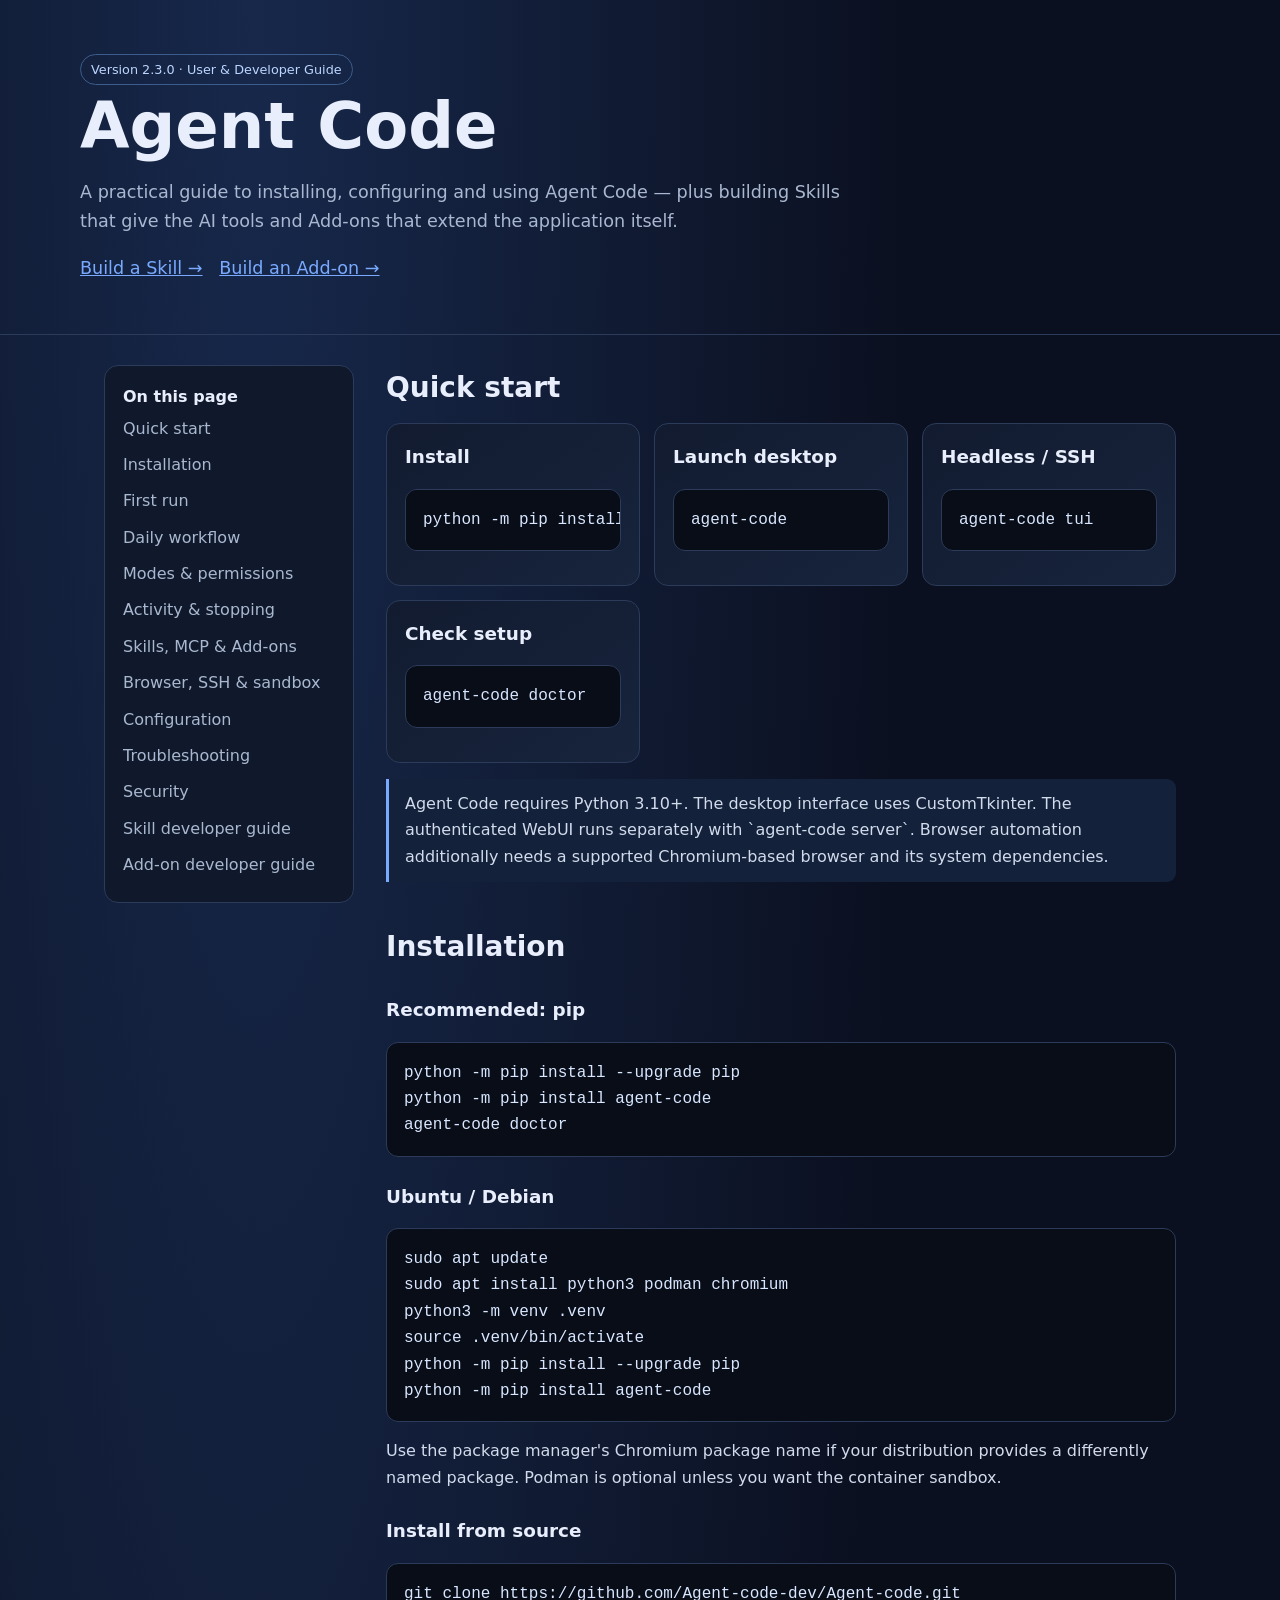
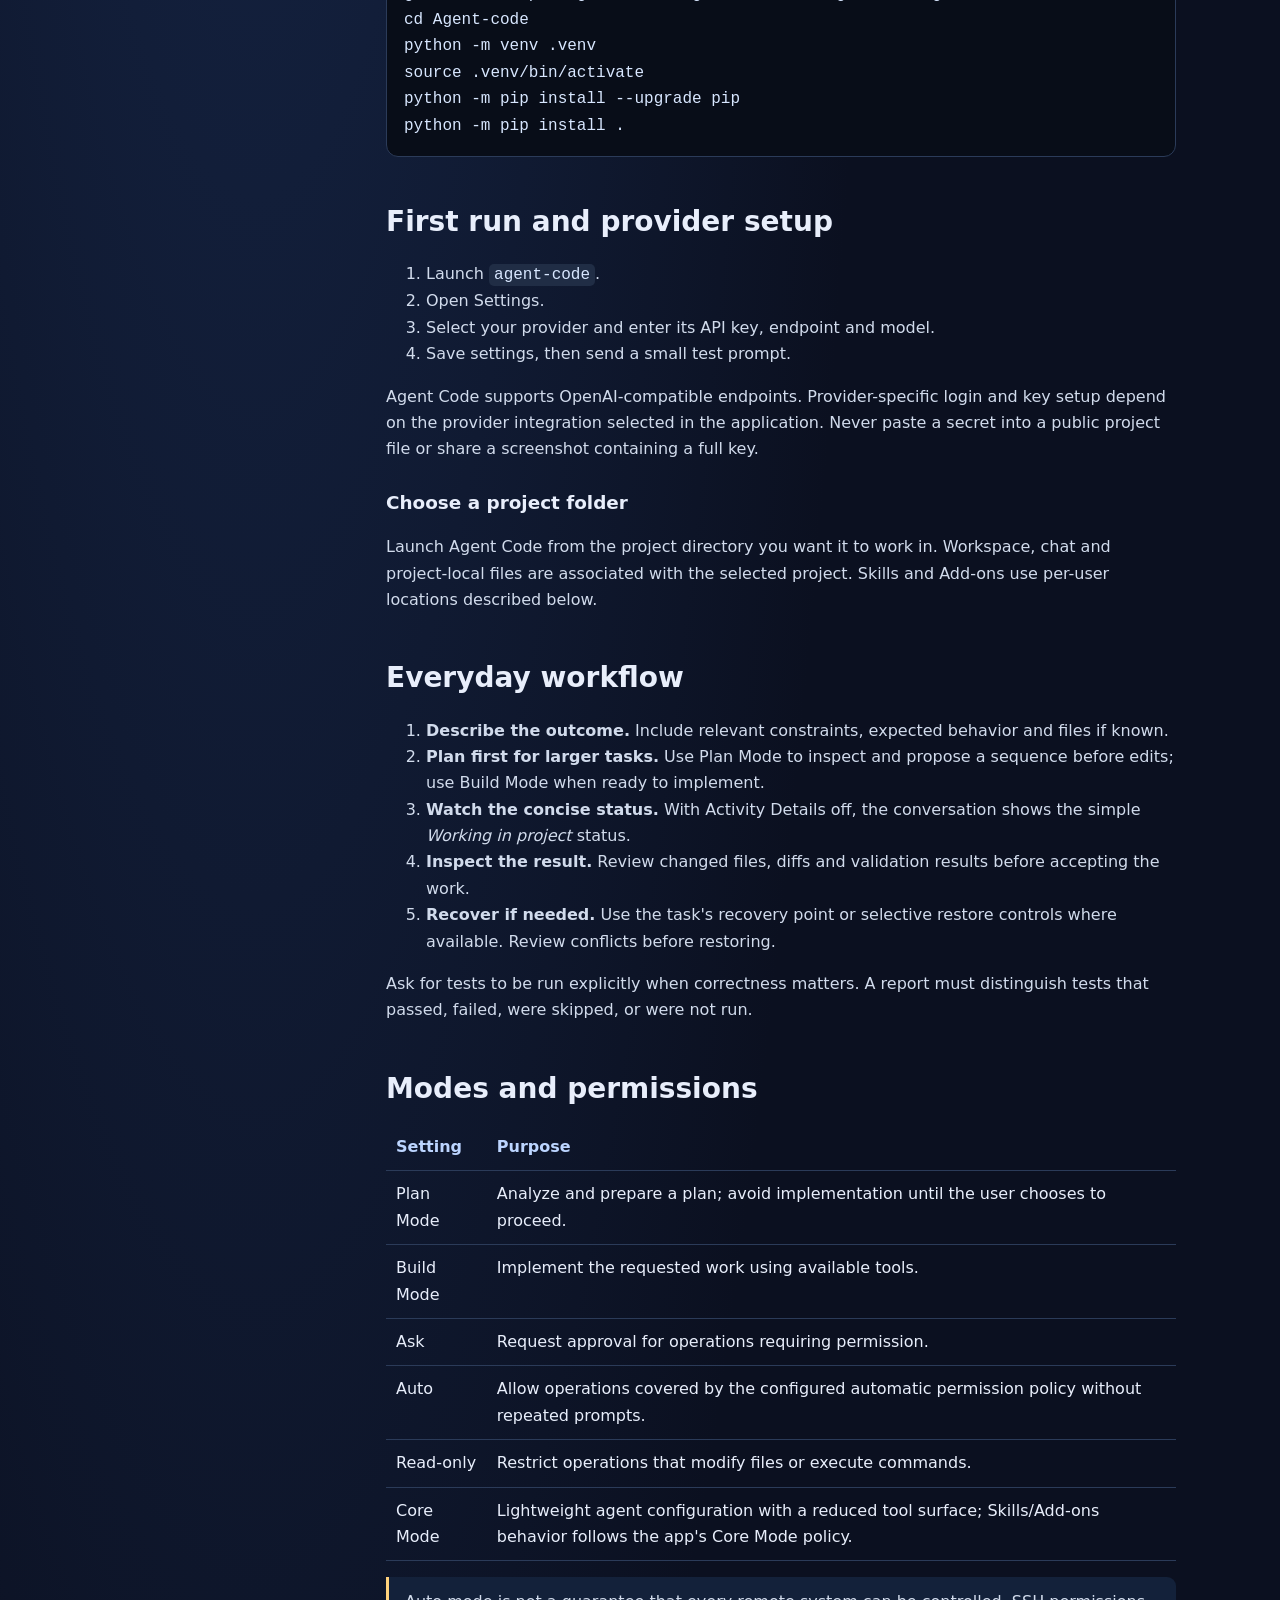
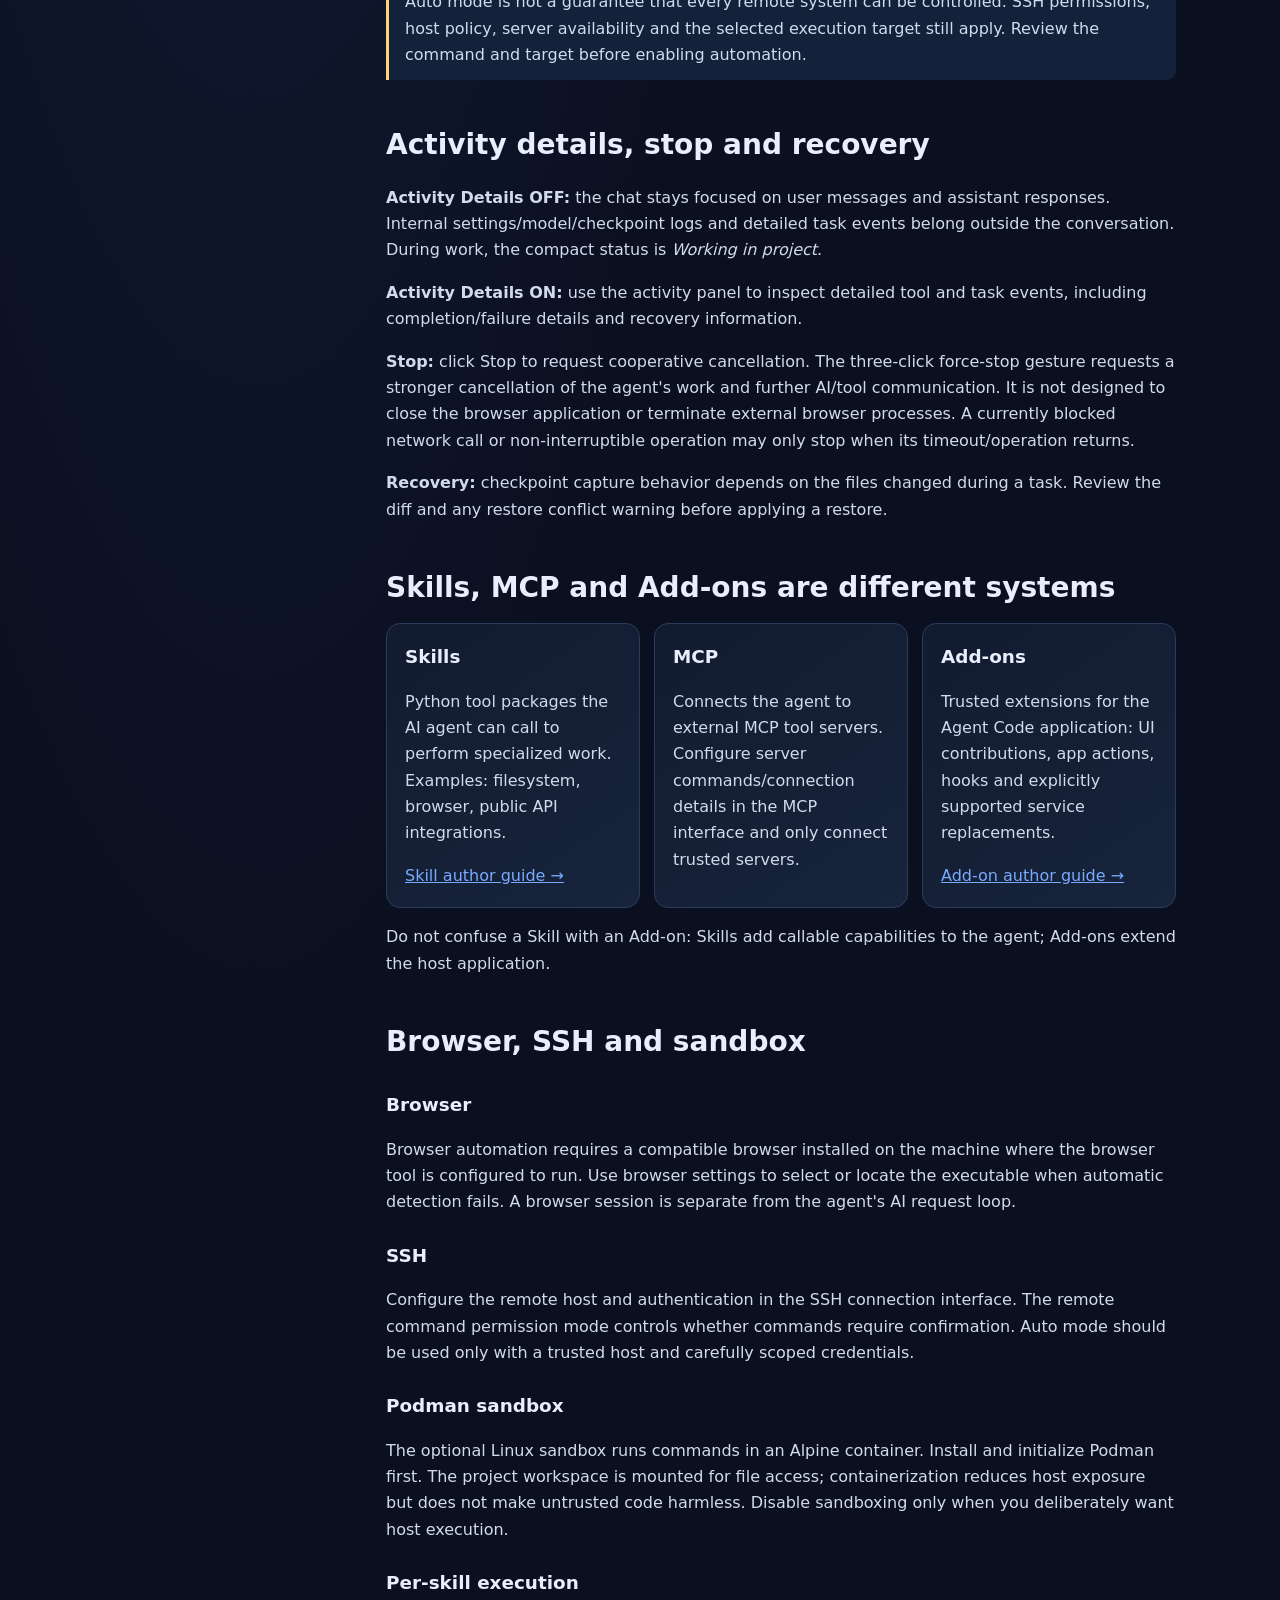
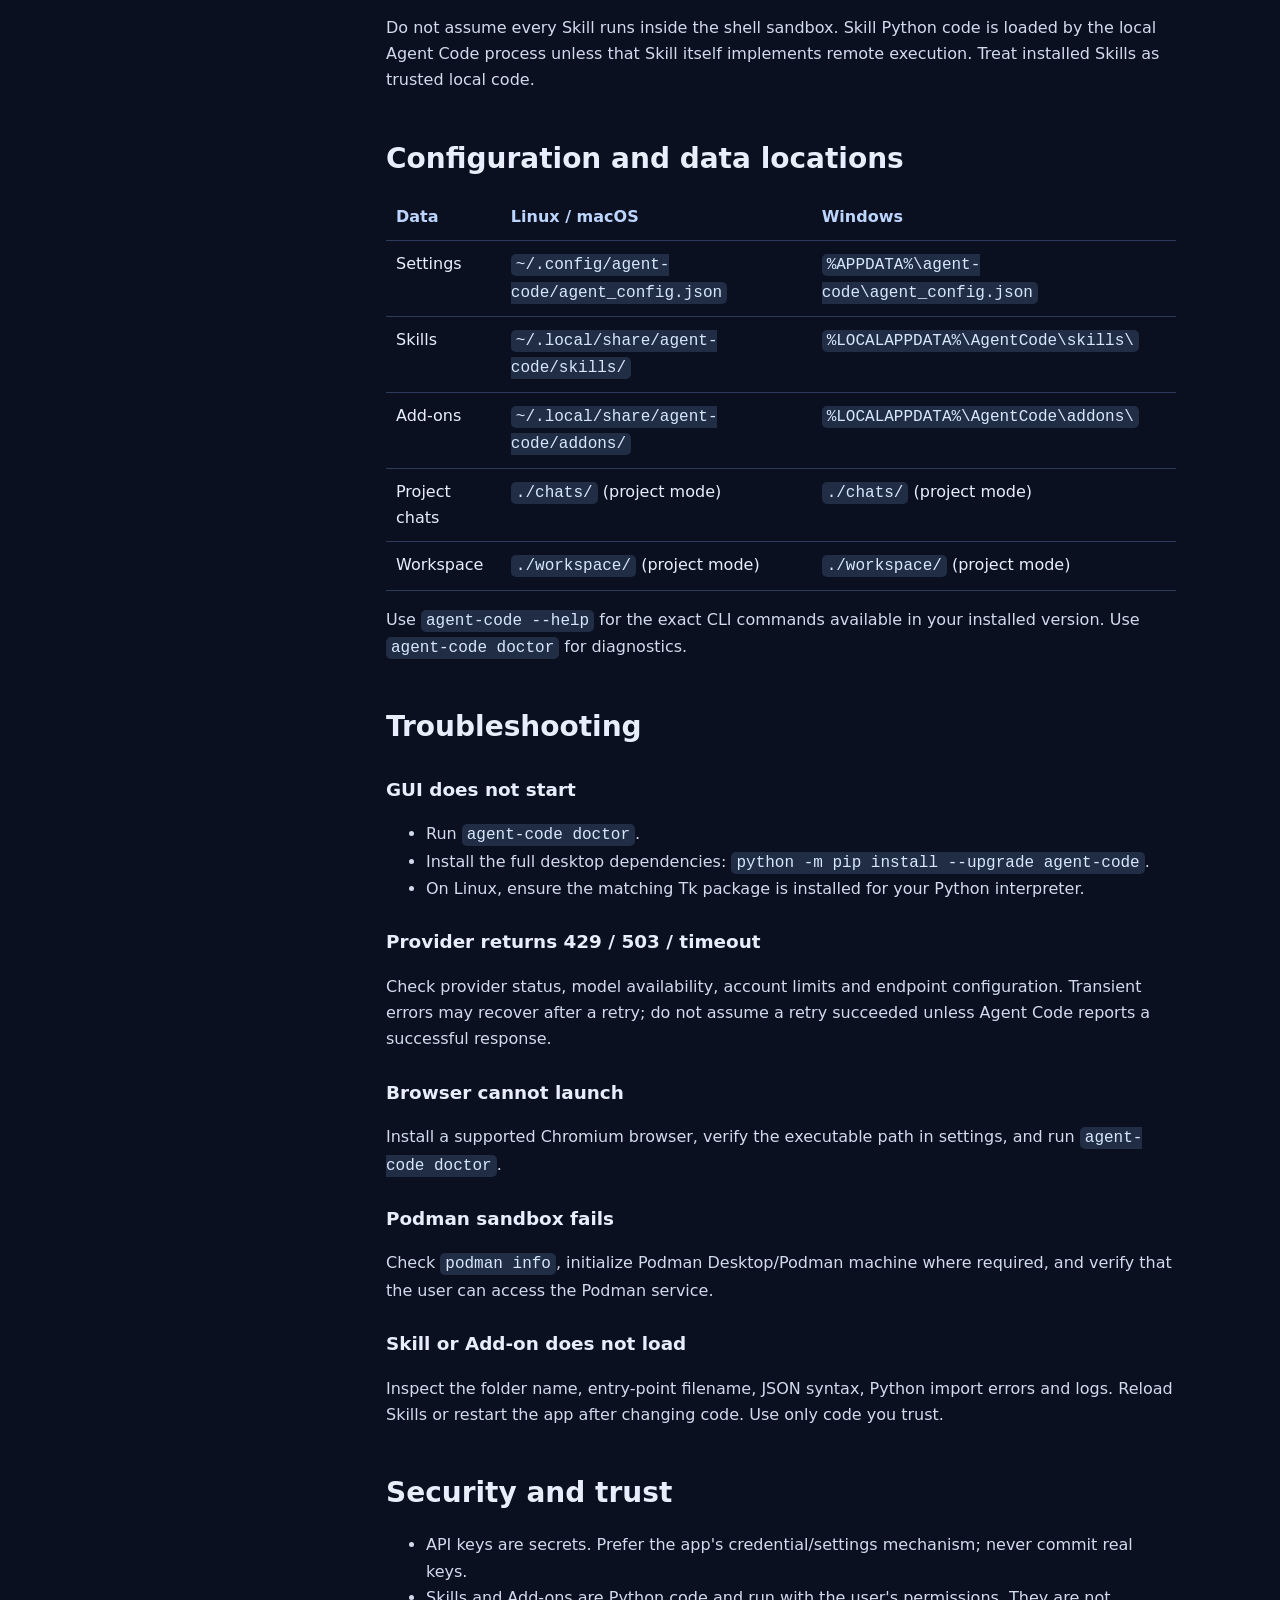
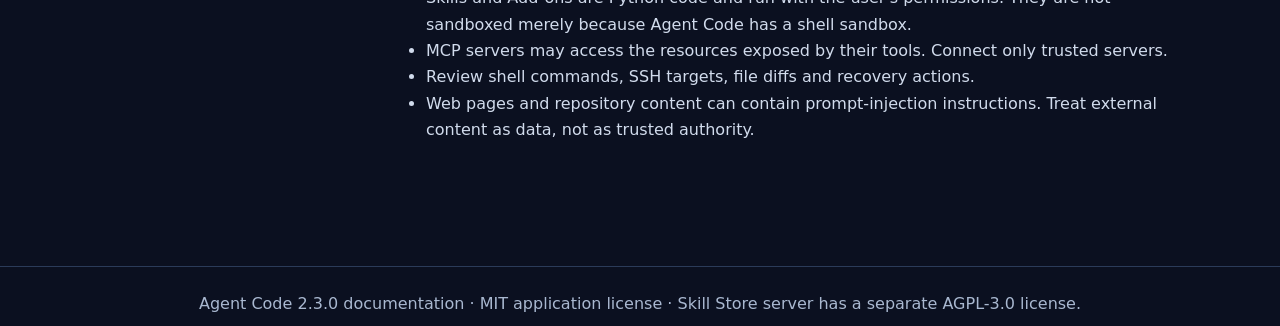
<file: docs/index.html>
<!doctype html>
<html lang="en"><head><meta charset="utf-8"><meta name="viewport" content="width=device-width,initial-scale=1"><meta name="description" content="Agent Code 2.0 documentation: installation, everyday use, Skills, Add-ons, MCP, permissions, and release workflow"><title>Agent Code 2.0 — Documentation</title><style>
:root{color-scheme:dark;--bg:#0b1020;--panel:#121b30;--panel2:#17243c;--text:#e8eefb;--muted:#a9b8d0;--accent:#79aaff;--line:#2b3b59;--good:#75d6ad;--warn:#ffd27c}*{box-sizing:border-box}body{margin:0;background:radial-gradient(ellipse at 20% 0,#17284b 0,transparent 45%),var(--bg);color:var(--text);font:16px/1.65 system-ui,-apple-system,Segoe UI,sans-serif}a{color:var(--accent)}header{padding:54px max(24px,calc((100% - 1120px)/2)) 34px;border-bottom:1px solid var(--line)}header h1{font-size:clamp(2.2rem,6vw,4rem);line-height:1.05;margin:8px 0}header p{max-width:760px;color:var(--muted);font-size:1.1rem}.badge{display:inline-block;padding:4px 10px;border:1px solid #3b5c8c;border-radius:999px;color:#bcd5ff;font-size:.8rem}main{max-width:1120px;margin:auto;padding:30px 24px 80px;display:grid;grid-template-columns:250px minmax(0,1fr);gap:32px}nav{position:sticky;top:18px;align-self:start;background:#10192b;border:1px solid var(--line);border-radius:14px;padding:18px}nav a{display:block;text-decoration:none;padding:5px 0;color:var(--muted)}nav a:hover{color:white}article{min-width:0}section{scroll-margin-top:20px;margin:0 0 42px}h2{font-size:1.75rem;margin:0 0 12px}h3{font-size:1.15rem;margin:25px 0 8px}p,li{color:#d1dbec}code{font-family:ui-monospace,SFMono-Regular,Consolas,monospace;background:#202d45;padding:2px 5px;border-radius:5px;color:#d8e7ff}pre{overflow:auto;background:#080d18;border:1px solid var(--line);padding:17px;border-radius:12px;color:#d9e7ff}pre code{background:none;padding:0}.grid{display:grid;grid-template-columns:repeat(auto-fit,minmax(220px,1fr));gap:14px}.card{background:linear-gradient(145deg,var(--panel),var(--panel2));border:1px solid var(--line);border-radius:14px;padding:18px}.card h3{margin:0 0 7px}.note{border-left:3px solid var(--accent);background:#13213a;padding:12px 16px;border-radius:0 9px 9px 0}.warning{border-left-color:var(--warn)}.ok{color:var(--good)}table{width:100%;border-collapse:collapse;display:block;overflow:auto}td,th{text-align:left;padding:10px;border-bottom:1px solid var(--line);vertical-align:top}th{color:#bcd5ff}footer{border-top:1px solid var(--line);padding:24px;text-align:center;color:var(--muted)}@media(max-width:800px){main{display:block}nav{position:static;margin-bottom:25px}header{padding:38px 24px}}
</style></head><body><header><span class="badge">Version 2.3.0 · User & Developer Guide</span><h1>Agent Code</h1><p>A practical guide to installing, configuring and using Agent Code — plus building Skills that give the AI tools and Add-ons that extend the application itself.</p><p><a href="skills.html">Build a Skill →</a> &nbsp; <a href="addons.html">Build an Add-on →</a></p></header><main><nav><strong>On this page</strong><a href="#start">Quick start</a><a href="#install">Installation</a><a href="#first-run">First run</a><a href="#workflow">Daily workflow</a><a href="#modes">Modes & permissions</a><a href="#activity">Activity & stopping</a><a href="#skills">Skills, MCP & Add-ons</a><a href="#browser">Browser, SSH & sandbox</a><a href="#settings">Configuration</a><a href="#troubleshooting">Troubleshooting</a><a href="#privacy">Security</a><a href="skills.html">Skill developer guide</a><a href="addons.html">Add-on developer guide</a></nav><article>
<section id="start"><h2>Quick start</h2><div class="grid"><div class="card"><h3>Install</h3><pre><code>python -m pip install agent-code</code></pre></div><div class="card"><h3>Launch desktop</h3><pre><code>agent-code</code></pre></div><div class="card"><h3>Headless / SSH</h3><pre><code>agent-code tui</code></pre></div><div class="card"><h3>Check setup</h3><pre><code>agent-code doctor</code></pre></div></div><p class="note">Agent Code requires Python 3.10+. The desktop interface uses CustomTkinter. The authenticated WebUI runs separately with `agent-code server`. Browser automation additionally needs a supported Chromium-based browser and its system dependencies.</p></section>
<section id="install"><h2>Installation</h2><h3>Recommended: pip</h3><pre><code>python -m pip install --upgrade pip
python -m pip install agent-code
agent-code doctor</code></pre><h3>Ubuntu / Debian</h3><pre><code>sudo apt update
sudo apt install python3 podman chromium
python3 -m venv .venv
source .venv/bin/activate
python -m pip install --upgrade pip
python -m pip install agent-code</code></pre><p>Use the package manager's Chromium package name if your distribution provides a differently named package. Podman is optional unless you want the container sandbox.</p><h3>Install from source</h3><pre><code>git clone https://github.com/Agent-code-dev/Agent-code.git
cd Agent-code
python -m venv .venv
source .venv/bin/activate
python -m pip install --upgrade pip
python -m pip install .</code></pre></section>
<section id="first-run"><h2>First run and provider setup</h2><ol><li>Launch <code>agent-code</code>.</li><li>Open Settings.</li><li>Select your provider and enter its API key, endpoint and model.</li><li>Save settings, then send a small test prompt.</li></ol><p>Agent Code supports OpenAI-compatible endpoints. Provider-specific login and key setup depend on the provider integration selected in the application. Never paste a secret into a public project file or share a screenshot containing a full key.</p><h3>Choose a project folder</h3><p>Launch Agent Code from the project directory you want it to work in. Workspace, chat and project-local files are associated with the selected project. Skills and Add-ons use per-user locations described below.</p></section>
<section id="workflow"><h2>Everyday workflow</h2><ol><li><strong>Describe the outcome.</strong> Include relevant constraints, expected behavior and files if known.</li><li><strong>Plan first for larger tasks.</strong> Use Plan Mode to inspect and propose a sequence before edits; use Build Mode when ready to implement.</li><li><strong>Watch the concise status.</strong> With Activity Details off, the conversation shows the simple <em>Working in project</em> status.</li><li><strong>Inspect the result.</strong> Review changed files, diffs and validation results before accepting the work.</li><li><strong>Recover if needed.</strong> Use the task's recovery point or selective restore controls where available. Review conflicts before restoring.</li></ol><p>Ask for tests to be run explicitly when correctness matters. A report must distinguish tests that passed, failed, were skipped, or were not run.</p></section>
<section id="modes"><h2>Modes and permissions</h2><table><tr><th>Setting</th><th>Purpose</th></tr><tr><td>Plan Mode</td><td>Analyze and prepare a plan; avoid implementation until the user chooses to proceed.</td></tr><tr><td>Build Mode</td><td>Implement the requested work using available tools.</td></tr><tr><td>Ask</td><td>Request approval for operations requiring permission.</td></tr><tr><td>Auto</td><td>Allow operations covered by the configured automatic permission policy without repeated prompts.</td></tr><tr><td>Read-only</td><td>Restrict operations that modify files or execute commands.</td></tr><tr><td>Core Mode</td><td>Lightweight agent configuration with a reduced tool surface; Skills/Add-ons behavior follows the app's Core Mode policy.</td></tr></table><p class="note warning">Auto mode is not a guarantee that every remote system can be controlled. SSH permissions, host policy, server availability and the selected execution target still apply. Review the command and target before enabling automation.</p></section>
<section id="activity"><h2>Activity details, stop and recovery</h2><p><strong>Activity Details OFF:</strong> the chat stays focused on user messages and assistant responses. Internal settings/model/checkpoint logs and detailed task events belong outside the conversation. During work, the compact status is <em>Working in project</em>.</p><p><strong>Activity Details ON:</strong> use the activity panel to inspect detailed tool and task events, including completion/failure details and recovery information.</p><p><strong>Stop:</strong> click Stop to request cooperative cancellation. The three-click force-stop gesture requests a stronger cancellation of the agent's work and further AI/tool communication. It is not designed to close the browser application or terminate external browser processes. A currently blocked network call or non-interruptible operation may only stop when its timeout/operation returns.</p><p><strong>Recovery:</strong> checkpoint capture behavior depends on the files changed during a task. Review the diff and any restore conflict warning before applying a restore.</p></section>
<section id="skills"><h2>Skills, MCP and Add-ons are different systems</h2><div class="grid"><div class="card"><h3>Skills</h3><p>Python tool packages the AI agent can call to perform specialized work. Examples: filesystem, browser, public API integrations.</p><a href="skills.html">Skill author guide →</a></div><div class="card"><h3>MCP</h3><p>Connects the agent to external MCP tool servers. Configure server commands/connection details in the MCP interface and only connect trusted servers.</p></div><div class="card"><h3>Add-ons</h3><p>Trusted extensions for the Agent Code application: UI contributions, app actions, hooks and explicitly supported service replacements.</p><a href="addons.html">Add-on author guide →</a></div></div><p>Do not confuse a Skill with an Add-on: Skills add callable capabilities to the agent; Add-ons extend the host application.</p></section>
<section id="browser"><h2>Browser, SSH and sandbox</h2><h3>Browser</h3><p>Browser automation requires a compatible browser installed on the machine where the browser tool is configured to run. Use browser settings to select or locate the executable when automatic detection fails. A browser session is separate from the agent's AI request loop.</p><h3>SSH</h3><p>Configure the remote host and authentication in the SSH connection interface. The remote command permission mode controls whether commands require confirmation. Auto mode should be used only with a trusted host and carefully scoped credentials.</p><h3>Podman sandbox</h3><p>The optional Linux sandbox runs commands in an Alpine container. Install and initialize Podman first. The project workspace is mounted for file access; containerization reduces host exposure but does not make untrusted code harmless. Disable sandboxing only when you deliberately want host execution.</p><h3>Per-skill execution</h3><p>Do not assume every Skill runs inside the shell sandbox. Skill Python code is loaded by the local Agent Code process unless that Skill itself implements remote execution. Treat installed Skills as trusted local code.</p></section>
<section id="settings"><h2>Configuration and data locations</h2><table><tr><th>Data</th><th>Linux / macOS</th><th>Windows</th></tr><tr><td>Settings</td><td><code>~/.config/agent-code/agent_config.json</code></td><td><code>%APPDATA%\agent-code\agent_config.json</code></td></tr><tr><td>Skills</td><td><code>~/.local/share/agent-code/skills/</code></td><td><code>%LOCALAPPDATA%\AgentCode\skills\</code></td></tr><tr><td>Add-ons</td><td><code>~/.local/share/agent-code/addons/</code></td><td><code>%LOCALAPPDATA%\AgentCode\addons\</code></td></tr><tr><td>Project chats</td><td><code>./chats/</code> (project mode)</td><td><code>./chats/</code> (project mode)</td></tr><tr><td>Workspace</td><td><code>./workspace/</code> (project mode)</td><td><code>./workspace/</code> (project mode)</td></tr></table><p>Use <code>agent-code --help</code> for the exact CLI commands available in your installed version. Use <code>agent-code doctor</code> for diagnostics.</p></section>
<section id="troubleshooting"><h2>Troubleshooting</h2><h3>GUI does not start</h3><ul><li>Run <code>agent-code doctor</code>.</li><li>Install the full desktop dependencies: <code>python -m pip install --upgrade agent-code</code>.</li><li>On Linux, ensure the matching Tk package is installed for your Python interpreter.</li></ul><h3>Provider returns 429 / 503 / timeout</h3><p>Check provider status, model availability, account limits and endpoint configuration. Transient errors may recover after a retry; do not assume a retry succeeded unless Agent Code reports a successful response.</p><h3>Browser cannot launch</h3><p>Install a supported Chromium browser, verify the executable path in settings, and run <code>agent-code doctor</code>.</p><h3>Podman sandbox fails</h3><p>Check <code>podman info</code>, initialize Podman Desktop/Podman machine where required, and verify that the user can access the Podman service.</p><h3>Skill or Add-on does not load</h3><p>Inspect the folder name, entry-point filename, JSON syntax, Python import errors and logs. Reload Skills or restart the app after changing code. Use only code you trust.</p></section>
<section id="privacy"><h2>Security and trust</h2><ul><li>API keys are secrets. Prefer the app's credential/settings mechanism; never commit real keys.</li><li>Skills and Add-ons are Python code and run with the user's permissions. They are not sandboxed merely because Agent Code has a shell sandbox.</li><li>MCP servers may access the resources exposed by their tools. Connect only trusted servers.</li><li>Review shell commands, SSH targets, file diffs and recovery actions.</li><li>Web pages and repository content can contain prompt-injection instructions. Treat external content as data, not as trusted authority.</li></ul></section>
</article></main><footer>Agent Code 2.3.0 documentation · MIT application license · Skill Store server has a separate AGPL-3.0 license.</footer></body></html>
</file>
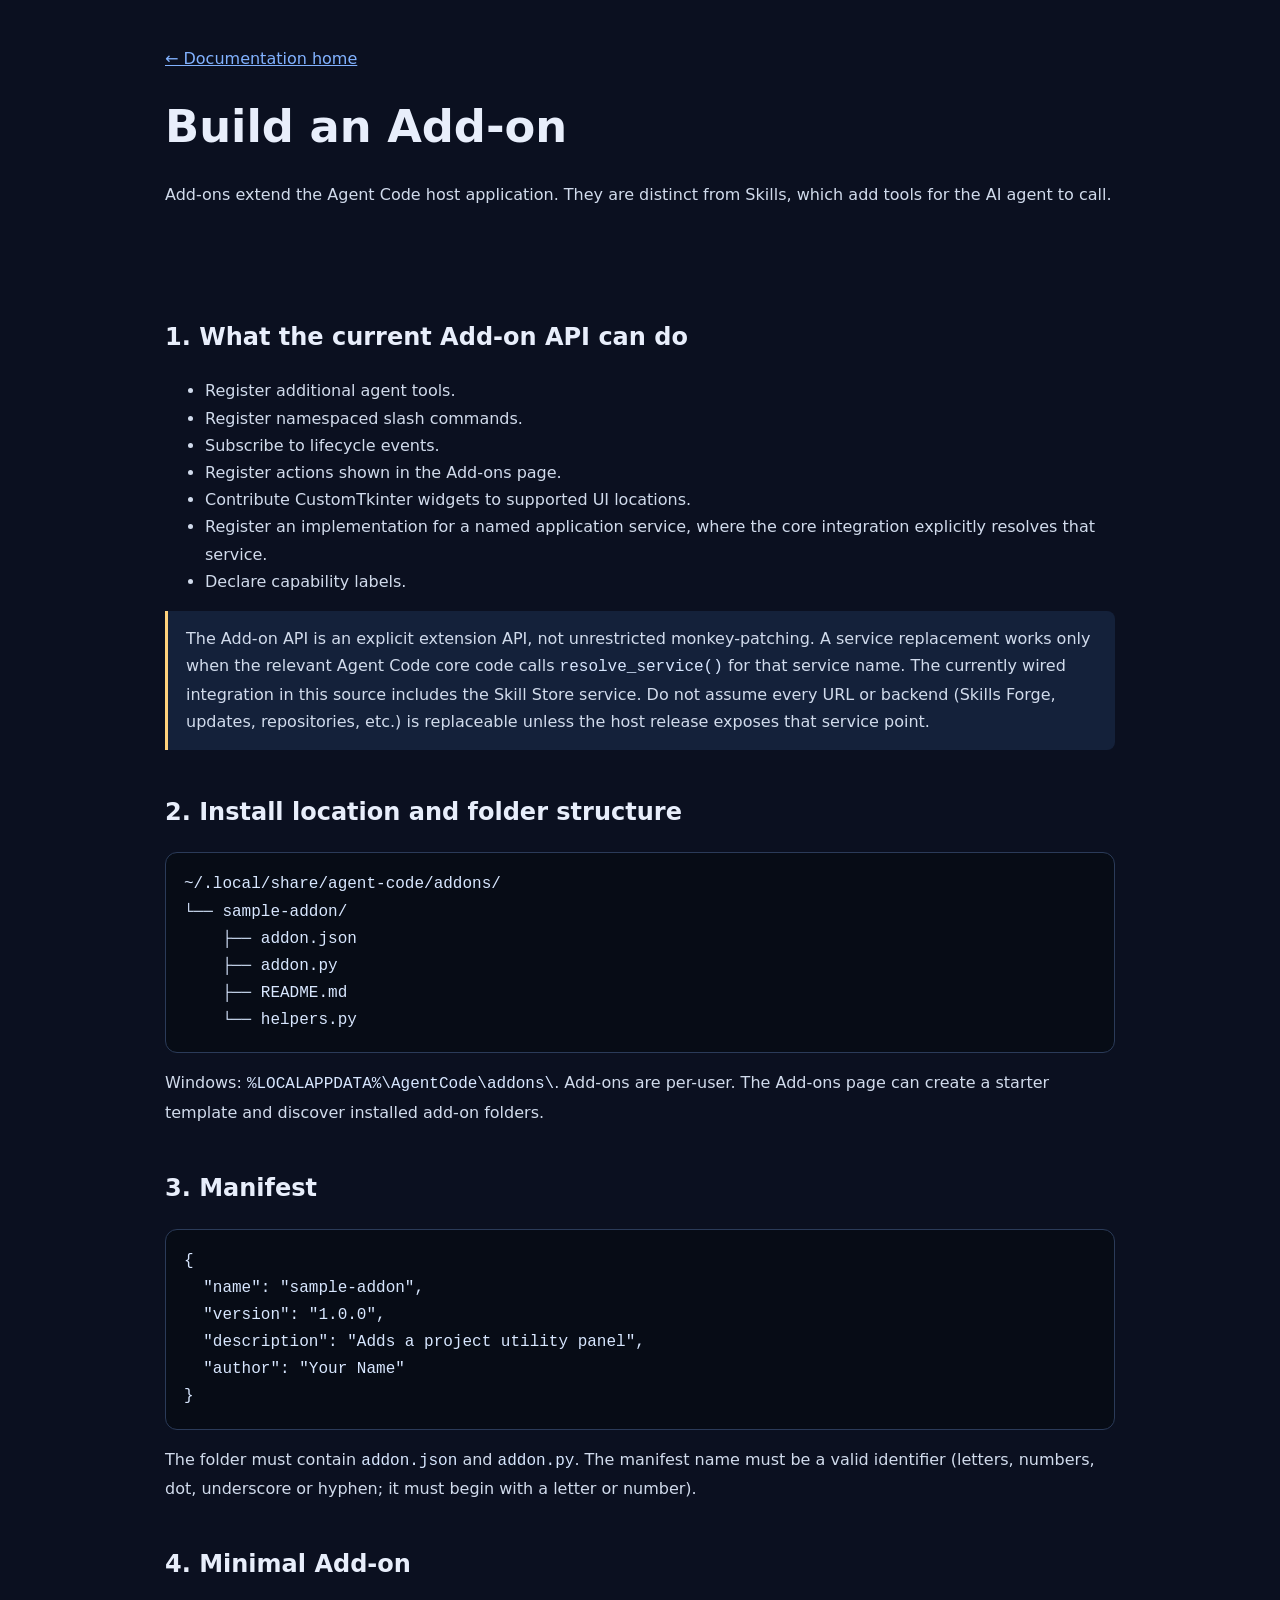
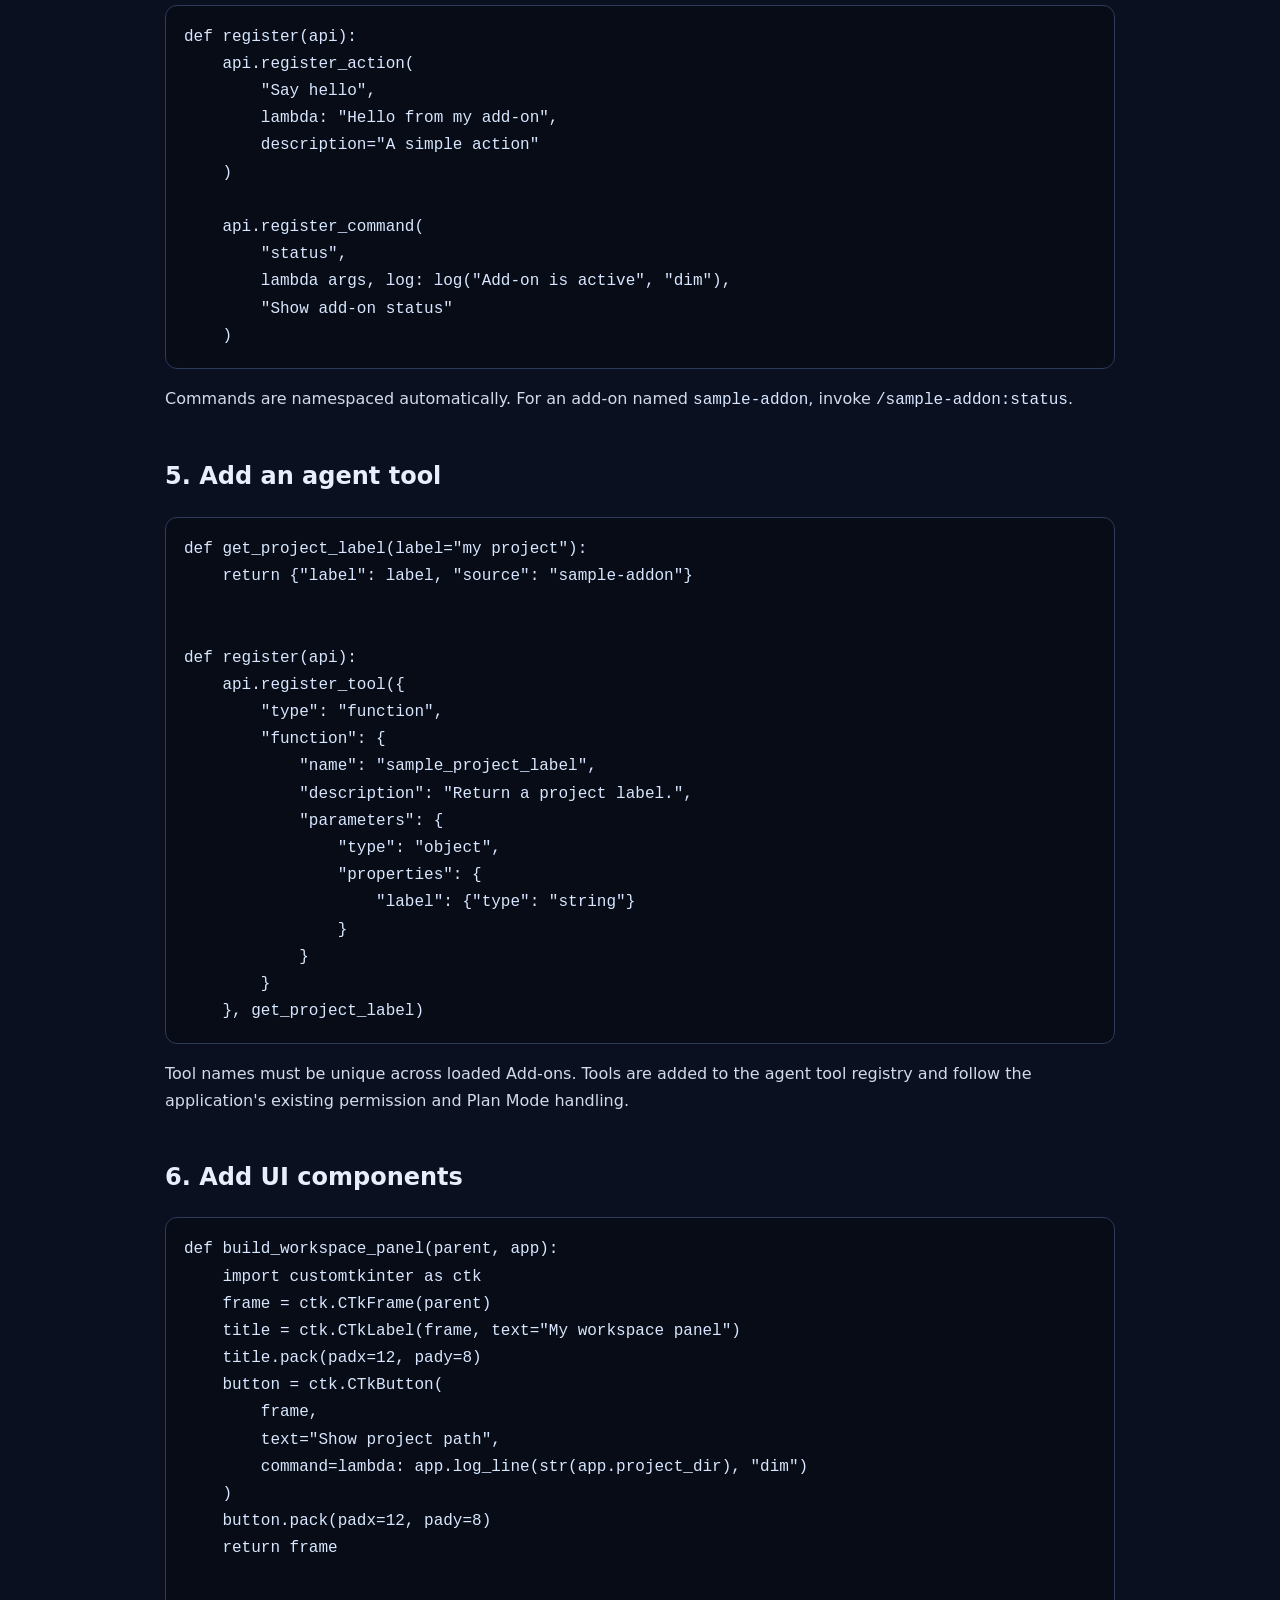
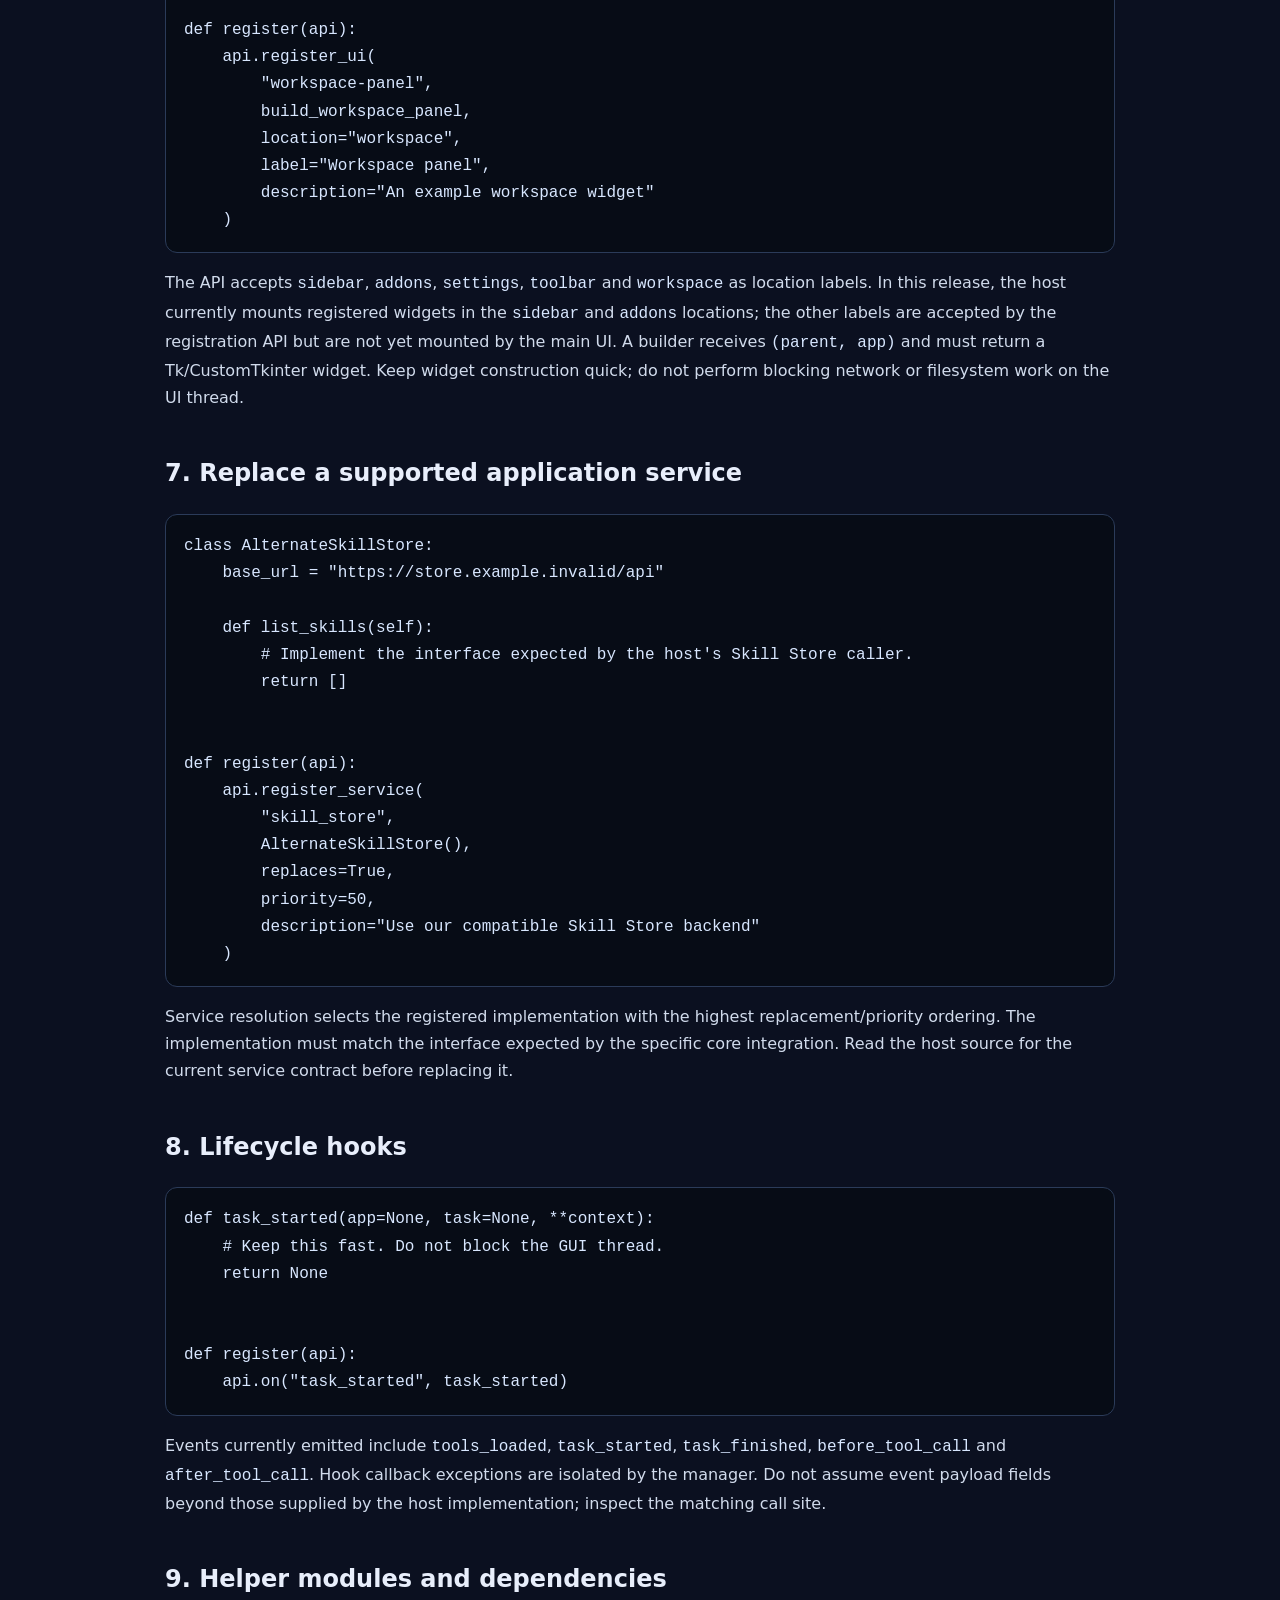
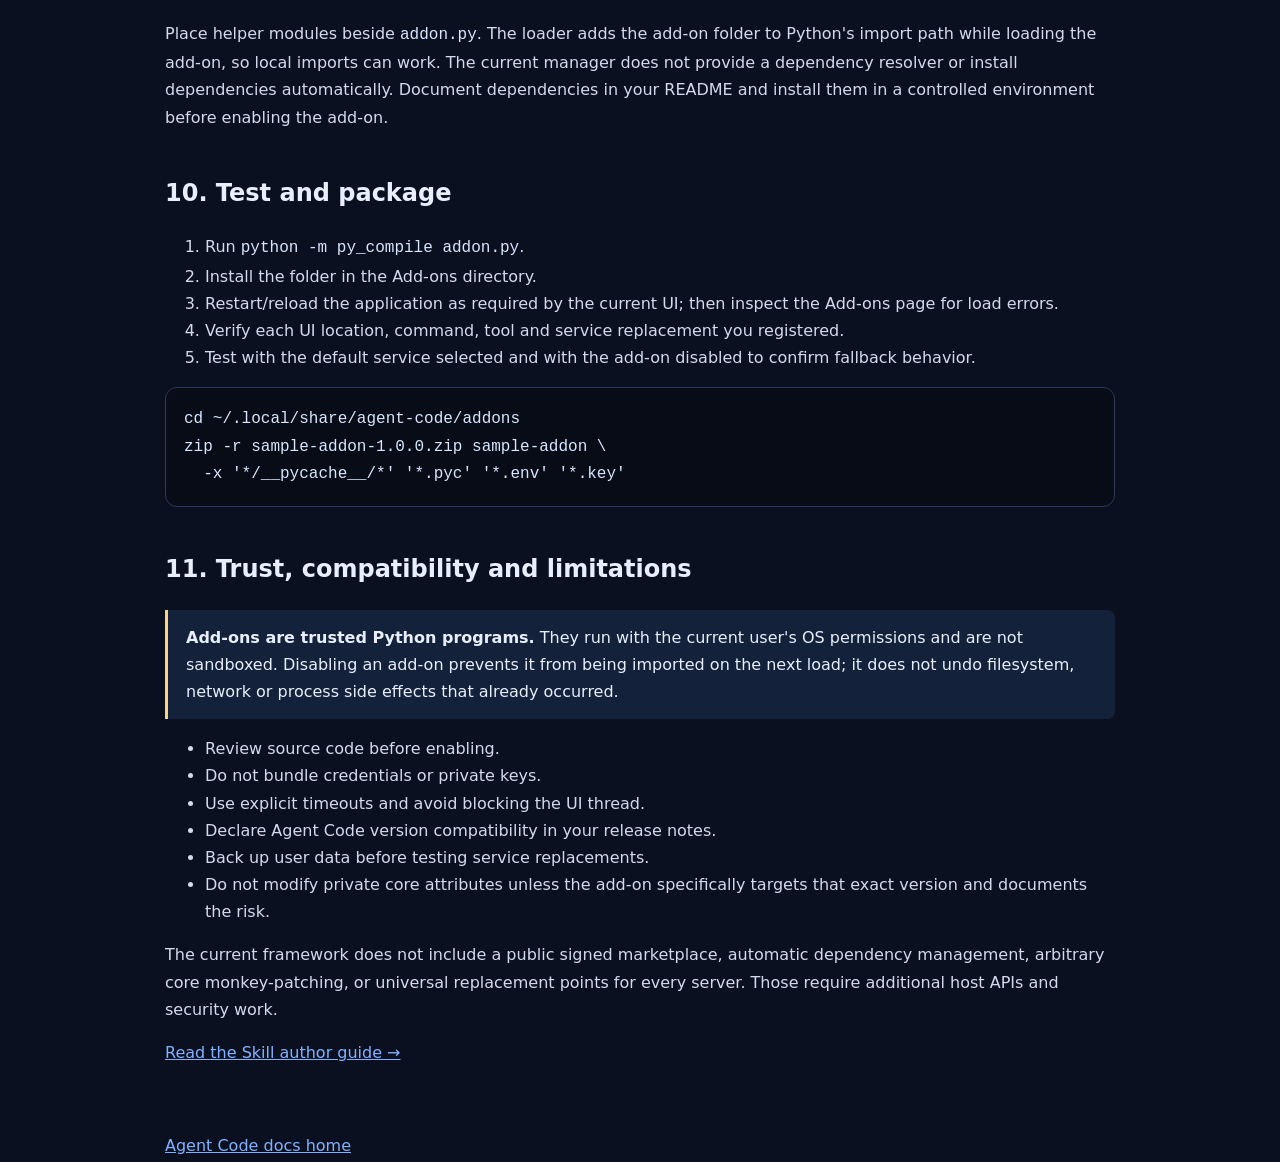
<file: docs/addons.html>
<!doctype html><html lang="en"><head><meta charset="utf-8"><meta name="viewport" content="width=device-width,initial-scale=1"><title>Build Agent Code Add-ons</title><style>
:root{color-scheme:dark;--bg:#0b1020;--panel:#14213a;--line:#2b3b59;--text:#e8eefb;--muted:#a9b8d0;--accent:#82b2ff}*{box-sizing:border-box}body{margin:0;background:var(--bg);color:var(--text);font:16px/1.7 system-ui,sans-serif}header,main,footer{max-width:1000px;margin:auto;padding:25px}header{padding-top:45px}a{color:var(--accent)}h1{font-size:2.8rem;line-height:1.1}h2{margin-top:42px}p,li{color:#d1dbec}pre{white-space:pre;overflow:auto;background:#070c16;border:1px solid var(--line);border-radius:12px;padding:18px}code{font-family:ui-monospace,Consolas,monospace;color:#d8e7ff}.note{padding:14px 18px;background:var(--panel);border-left:3px solid var(--accent);border-radius:0 8px 8px 0}.warn{border-left-color:#ffd27c}</style></head><body><header><a href="index.html">← Documentation home</a><h1>Build an Add-on</h1><p>Add-ons extend the Agent Code host application. They are distinct from Skills, which add tools for the AI agent to call.</p></header><main>
<h2>1. What the current Add-on API can do</h2><ul><li>Register additional agent tools.</li><li>Register namespaced slash commands.</li><li>Subscribe to lifecycle events.</li><li>Register actions shown in the Add-ons page.</li><li>Contribute CustomTkinter widgets to supported UI locations.</li><li>Register an implementation for a named application service, where the core integration explicitly resolves that service.</li><li>Declare capability labels.</li></ul><p class="note warn">The Add-on API is an explicit extension API, not unrestricted monkey-patching. A service replacement works only when the relevant Agent Code core code calls <code>resolve_service()</code> for that service name. The currently wired integration in this source includes the Skill Store service. Do not assume every URL or backend (Skills Forge, updates, repositories, etc.) is replaceable unless the host release exposes that service point.</p>
<h2>2. Install location and folder structure</h2><pre><code>~/.local/share/agent-code/addons/
└── sample-addon/
    ├── addon.json
    ├── addon.py
    ├── README.md
    └── helpers.py</code></pre><p>Windows: <code>%LOCALAPPDATA%\AgentCode\addons\</code>. Add-ons are per-user. The Add-ons page can create a starter template and discover installed add-on folders.</p>
<h2>3. Manifest</h2><pre><code>{
  "name": "sample-addon",
  "version": "1.0.0",
  "description": "Adds a project utility panel",
  "author": "Your Name"
}</code></pre><p>The folder must contain <code>addon.json</code> and <code>addon.py</code>. The manifest name must be a valid identifier (letters, numbers, dot, underscore or hyphen; it must begin with a letter or number).</p>
<h2>4. Minimal Add-on</h2><pre><code>def register(api):
    api.register_action(
        "Say hello",
        lambda: "Hello from my add-on",
        description="A simple action"
    )

    api.register_command(
        "status",
        lambda args, log: log("Add-on is active", "dim"),
        "Show add-on status"
    )</code></pre><p>Commands are namespaced automatically. For an add-on named <code>sample-addon</code>, invoke <code>/sample-addon:status</code>.</p>
<h2>5. Add an agent tool</h2><pre><code>def get_project_label(label="my project"):
    return {"label": label, "source": "sample-addon"}


def register(api):
    api.register_tool({
        "type": "function",
        "function": {
            "name": "sample_project_label",
            "description": "Return a project label.",
            "parameters": {
                "type": "object",
                "properties": {
                    "label": {"type": "string"}
                }
            }
        }
    }, get_project_label)</code></pre><p>Tool names must be unique across loaded Add-ons. Tools are added to the agent tool registry and follow the application's existing permission and Plan Mode handling.</p>
<h2>6. Add UI components</h2><pre><code>def build_workspace_panel(parent, app):
    import customtkinter as ctk
    frame = ctk.CTkFrame(parent)
    title = ctk.CTkLabel(frame, text="My workspace panel")
    title.pack(padx=12, pady=8)
    button = ctk.CTkButton(
        frame,
        text="Show project path",
        command=lambda: app.log_line(str(app.project_dir), "dim")
    )
    button.pack(padx=12, pady=8)
    return frame


def register(api):
    api.register_ui(
        "workspace-panel",
        build_workspace_panel,
        location="workspace",
        label="Workspace panel",
        description="An example workspace widget"
    )</code></pre><p>The API accepts <code>sidebar</code>, <code>addons</code>, <code>settings</code>, <code>toolbar</code> and <code>workspace</code> as location labels. In this release, the host currently mounts registered widgets in the <code>sidebar</code> and <code>addons</code> locations; the other labels are accepted by the registration API but are not yet mounted by the main UI. A builder receives <code>(parent, app)</code> and must return a Tk/CustomTkinter widget. Keep widget construction quick; do not perform blocking network or filesystem work on the UI thread.</p>
<h2>7. Replace a supported application service</h2><pre><code>class AlternateSkillStore:
    base_url = "https://store.example.invalid/api"

    def list_skills(self):
        # Implement the interface expected by the host's Skill Store caller.
        return []


def register(api):
    api.register_service(
        "skill_store",
        AlternateSkillStore(),
        replaces=True,
        priority=50,
        description="Use our compatible Skill Store backend"
    )</code></pre><p>Service resolution selects the registered implementation with the highest replacement/priority ordering. The implementation must match the interface expected by the specific core integration. Read the host source for the current service contract before replacing it.</p>
<h2>8. Lifecycle hooks</h2><pre><code>def task_started(app=None, task=None, **context):
    # Keep this fast. Do not block the GUI thread.
    return None


def register(api):
    api.on("task_started", task_started)</code></pre><p>Events currently emitted include <code>tools_loaded</code>, <code>task_started</code>, <code>task_finished</code>, <code>before_tool_call</code> and <code>after_tool_call</code>. Hook callback exceptions are isolated by the manager. Do not assume event payload fields beyond those supplied by the host implementation; inspect the matching call site.</p>
<h2>9. Helper modules and dependencies</h2><p>Place helper modules beside <code>addon.py</code>. The loader adds the add-on folder to Python's import path while loading the add-on, so local imports can work. The current manager does not provide a dependency resolver or install dependencies automatically. Document dependencies in your README and install them in a controlled environment before enabling the add-on.</p>
<h2>10. Test and package</h2><ol><li>Run <code>python -m py_compile addon.py</code>.</li><li>Install the folder in the Add-ons directory.</li><li>Restart/reload the application as required by the current UI; then inspect the Add-ons page for load errors.</li><li>Verify each UI location, command, tool and service replacement you registered.</li><li>Test with the default service selected and with the add-on disabled to confirm fallback behavior.</li></ol><pre><code>cd ~/.local/share/agent-code/addons
zip -r sample-addon-1.0.0.zip sample-addon \
  -x '*/__pycache__/*' '*.pyc' '*.env' '*.key'</code></pre>
<h2>11. Trust, compatibility and limitations</h2><div class="note warn"><strong>Add-ons are trusted Python programs.</strong> They run with the current user's OS permissions and are not sandboxed. Disabling an add-on prevents it from being imported on the next load; it does not undo filesystem, network or process side effects that already occurred.</div><ul><li>Review source code before enabling.</li><li>Do not bundle credentials or private keys.</li><li>Use explicit timeouts and avoid blocking the UI thread.</li><li>Declare Agent Code version compatibility in your release notes.</li><li>Back up user data before testing service replacements.</li><li>Do not modify private core attributes unless the add-on specifically targets that exact version and documents the risk.</li></ul><p>The current framework does not include a public signed marketplace, automatic dependency management, arbitrary core monkey-patching, or universal replacement points for every server. Those require additional host APIs and security work.</p><p><a href="skills.html">Read the Skill author guide →</a></p></main><footer><a href="index.html">Agent Code docs home</a></footer></body></html>
</file>
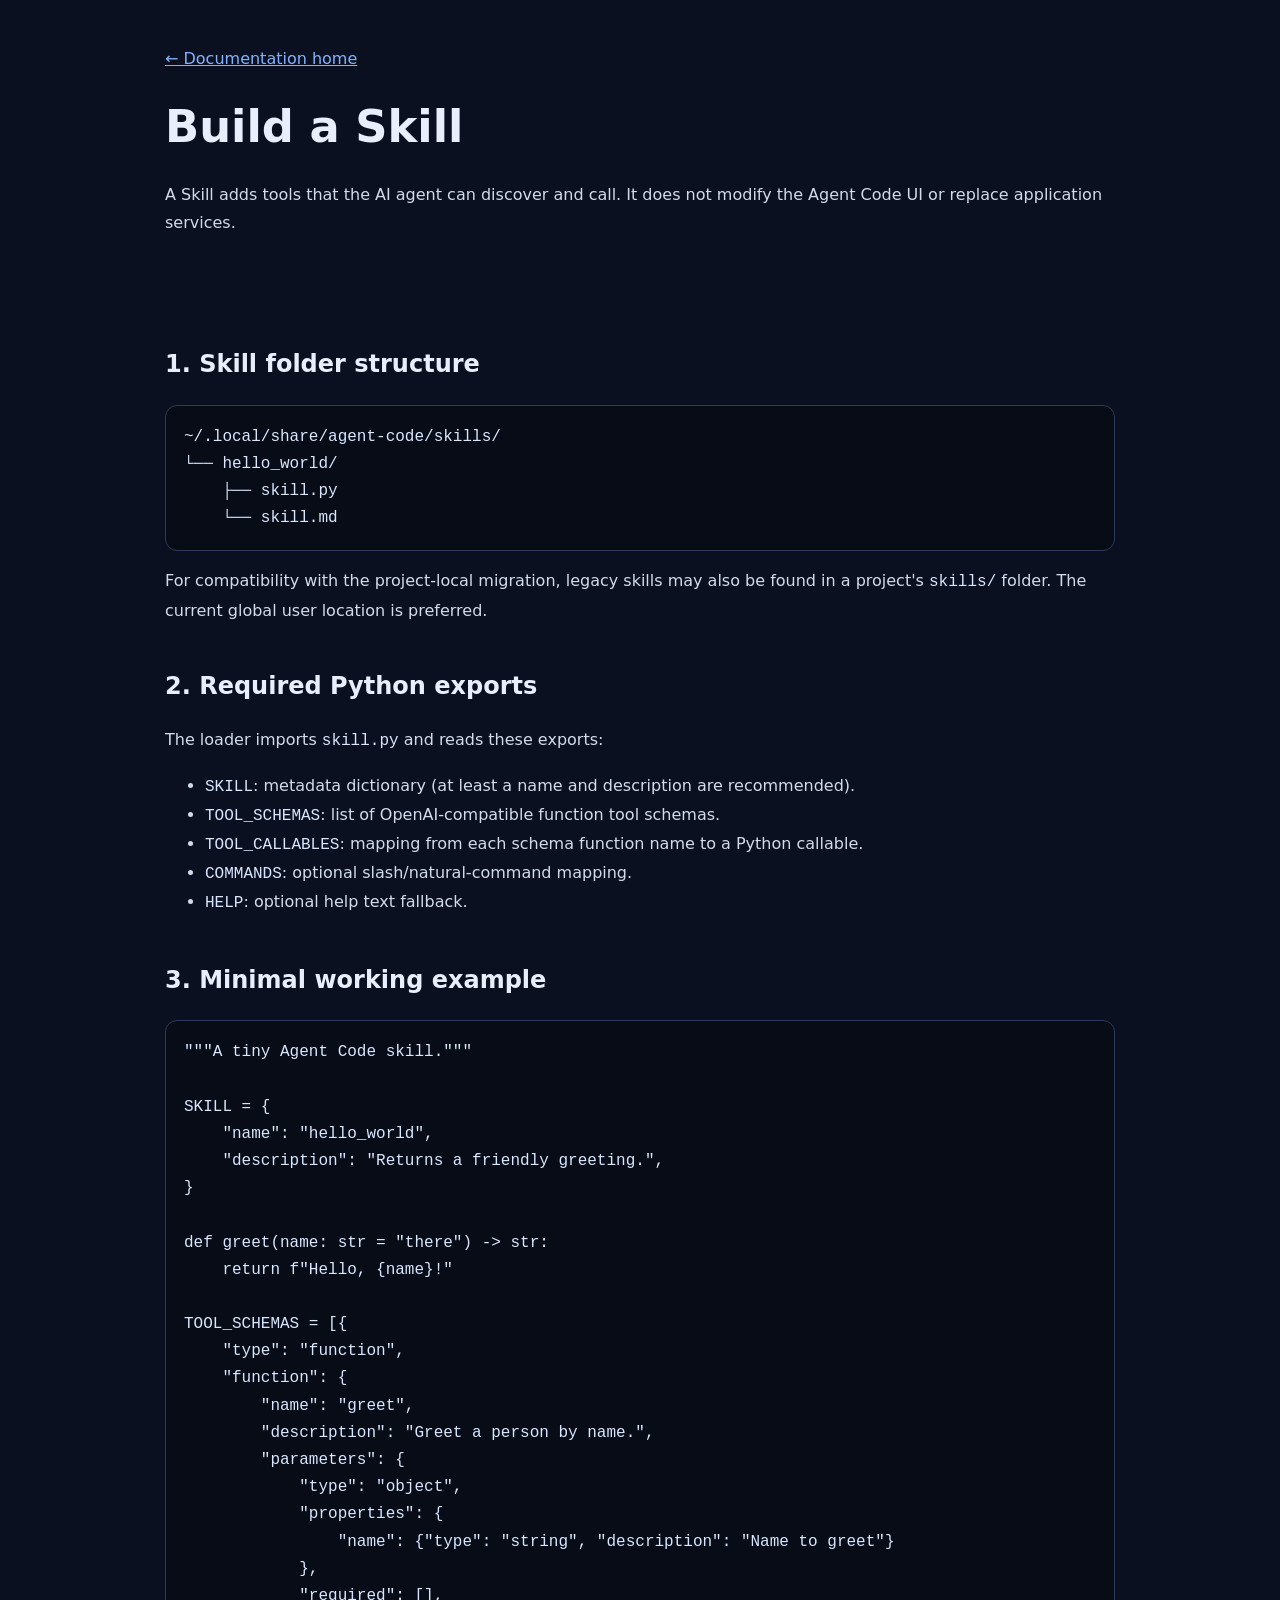
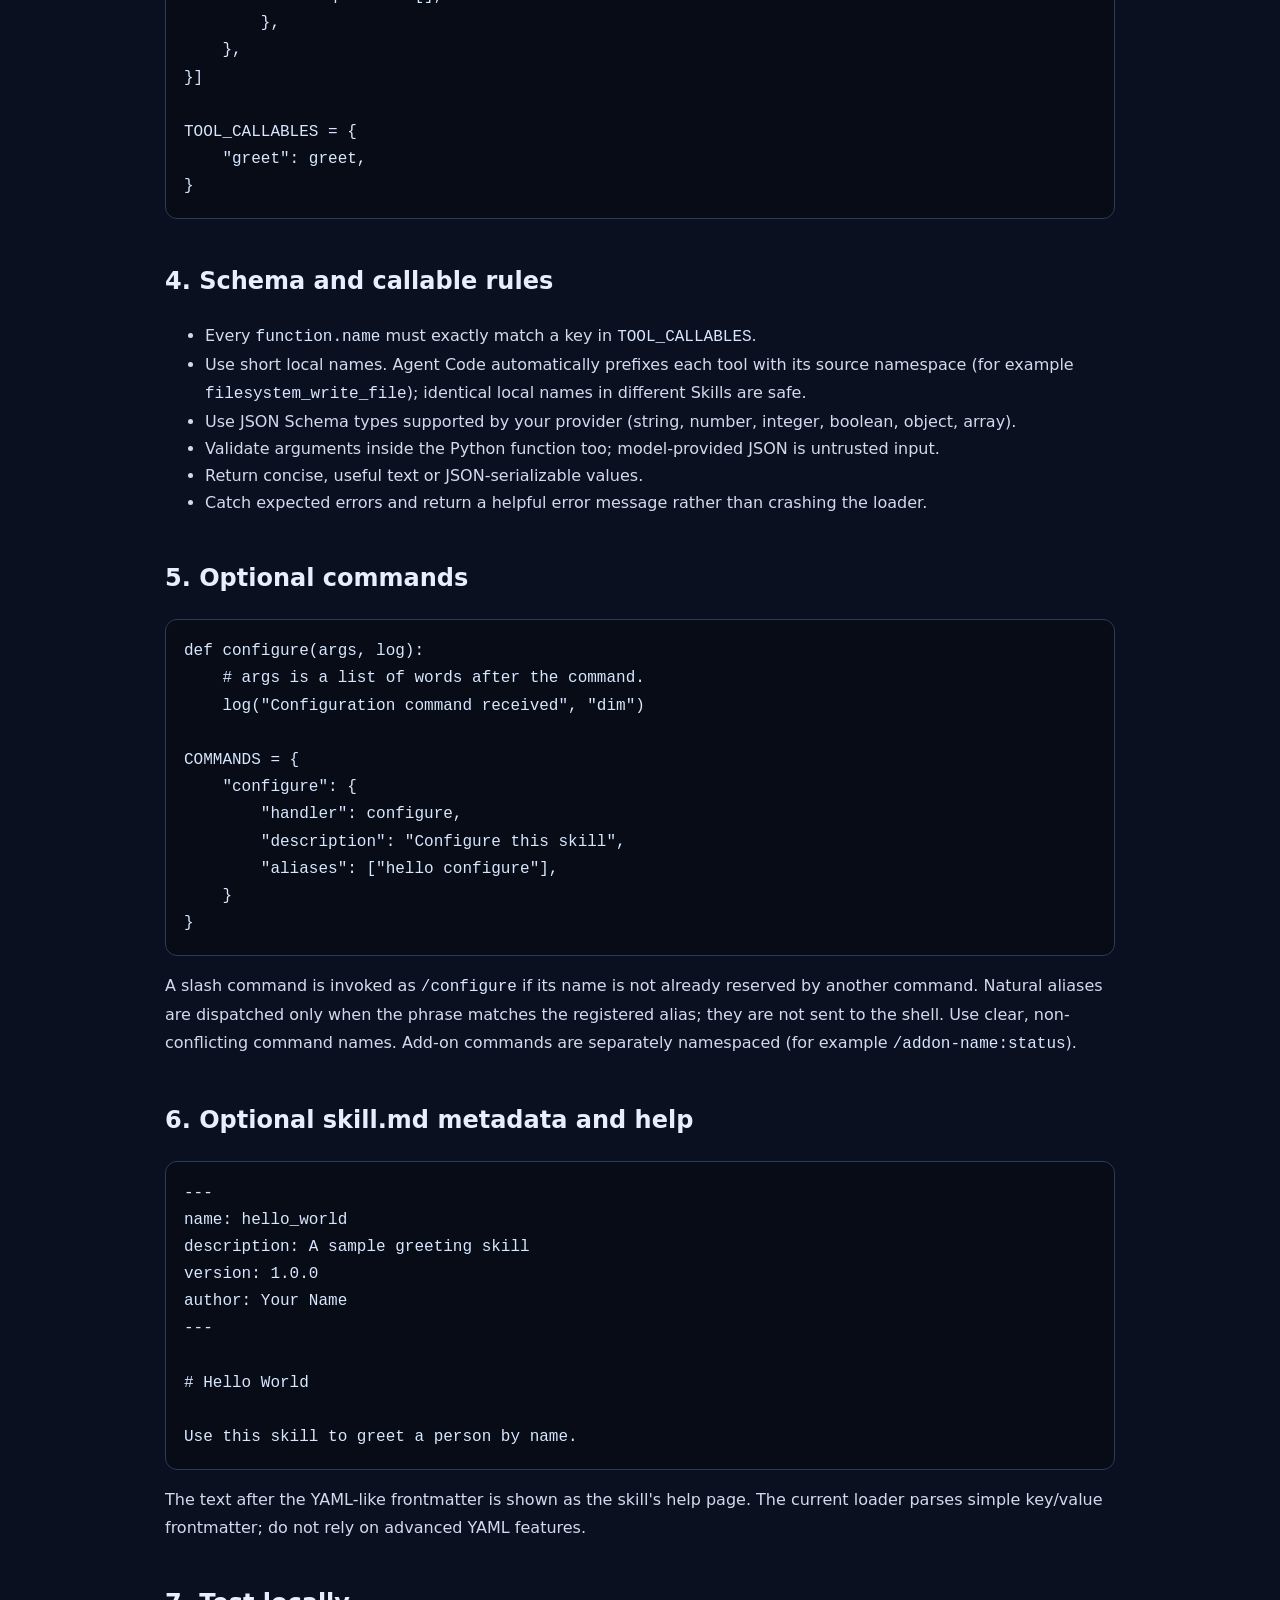
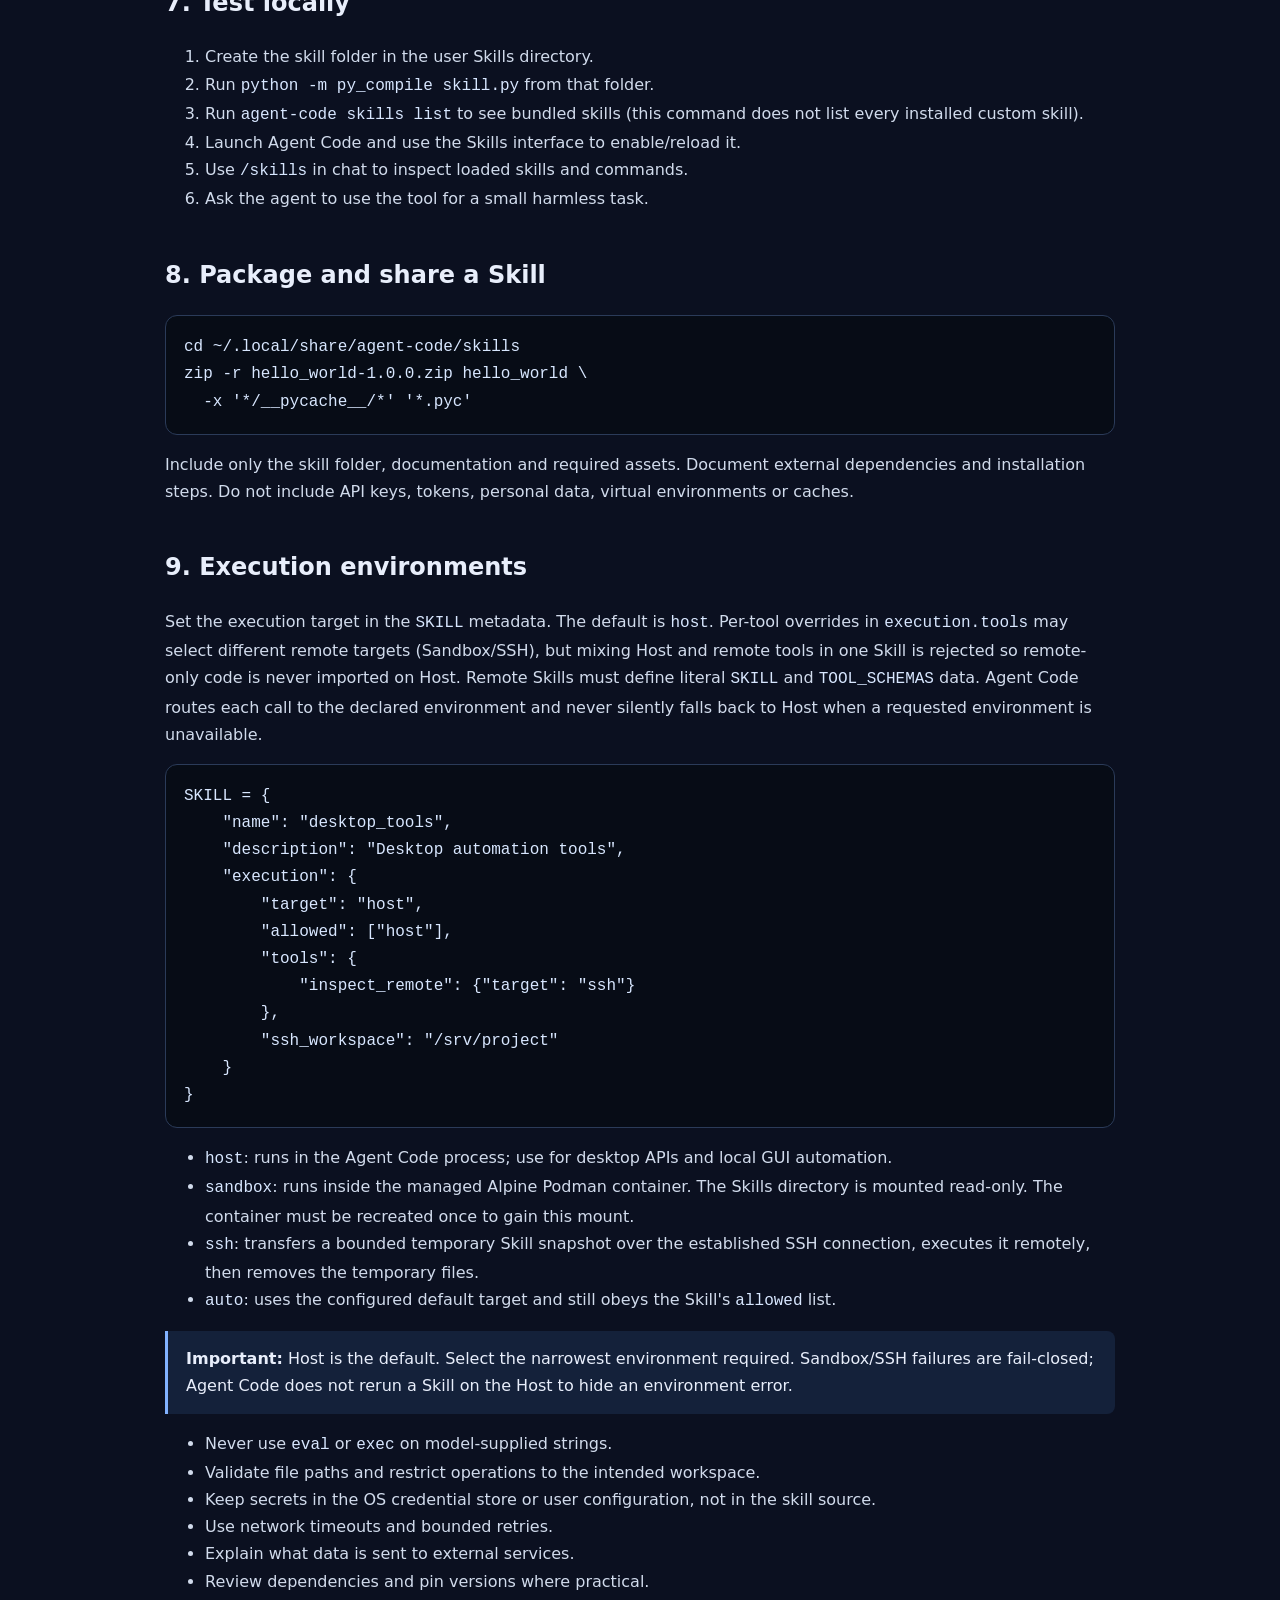
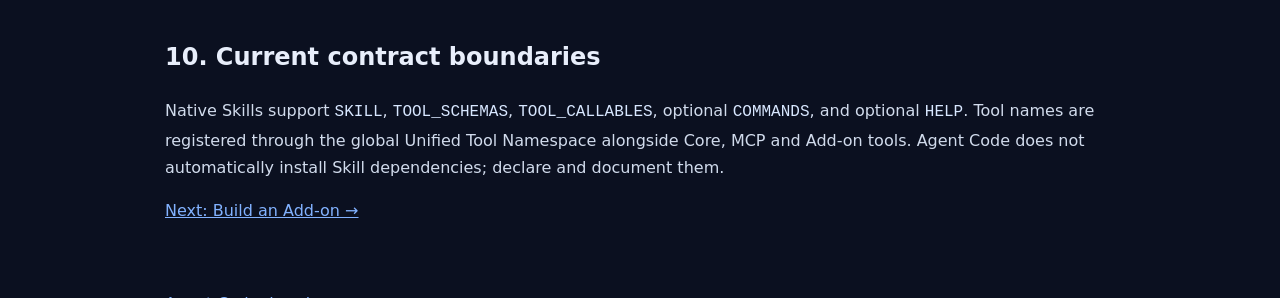
<file: docs/skills.html>
<!doctype html><html lang="en"><head><meta charset="utf-8"><meta name="viewport" content="width=device-width,initial-scale=1"><title>Build Agent Code Skills</title><style>
:root{color-scheme:dark;--bg:#0b1020;--panel:#14213a;--line:#2b3b59;--text:#e8eefb;--muted:#a9b8d0;--accent:#82b2ff}*{box-sizing:border-box}body{margin:0;background:var(--bg);color:var(--text);font:16px/1.7 system-ui,sans-serif}header,main,footer{max-width:1000px;margin:auto;padding:25px}header{padding-top:45px}a{color:var(--accent)}h1{font-size:2.8rem;line-height:1.1}h2{margin-top:42px}p,li{color:#d1dbec}pre{white-space:pre;overflow:auto;background:#070c16;border:1px solid var(--line);border-radius:12px;padding:18px}code{font-family:ui-monospace,Consolas,monospace;color:#d8e7ff} .note{padding:14px 18px;background:var(--panel);border-left:3px solid var(--accent);border-radius:0 8px 8px 0}.tag{color:#9fc5ff}</style></head><body><header><a href="index.html">← Documentation home</a><h1>Build a Skill</h1><p>A Skill adds tools that the AI agent can discover and call. It does not modify the Agent Code UI or replace application services.</p></header><main>
<h2>1. Skill folder structure</h2><pre><code>~/.local/share/agent-code/skills/
└── hello_world/
    ├── skill.py
    └── skill.md</code></pre><p>For compatibility with the project-local migration, legacy skills may also be found in a project's <code>skills/</code> folder. The current global user location is preferred.</p>
<h2>2. Required Python exports</h2><p>The loader imports <code>skill.py</code> and reads these exports:</p><ul><li><code>SKILL</code>: metadata dictionary (at least a name and description are recommended).</li><li><code>TOOL_SCHEMAS</code>: list of OpenAI-compatible function tool schemas.</li><li><code>TOOL_CALLABLES</code>: mapping from each schema function name to a Python callable.</li><li><code>COMMANDS</code>: optional slash/natural-command mapping.</li><li><code>HELP</code>: optional help text fallback.</li></ul>
<h2>3. Minimal working example</h2><pre><code>"""A tiny Agent Code skill."""

SKILL = {
    "name": "hello_world",
    "description": "Returns a friendly greeting.",
}

def greet(name: str = "there") -> str:
    return f"Hello, {name}!"

TOOL_SCHEMAS = [{
    "type": "function",
    "function": {
        "name": "greet",
        "description": "Greet a person by name.",
        "parameters": {
            "type": "object",
            "properties": {
                "name": {"type": "string", "description": "Name to greet"}
            },
            "required": [],
        },
    },
}]

TOOL_CALLABLES = {
    "greet": greet,
}</code></pre>
<h2>4. Schema and callable rules</h2><ul><li>Every <code>function.name</code> must exactly match a key in <code>TOOL_CALLABLES</code>.</li><li>Use short local names. Agent Code automatically prefixes each tool with its source namespace (for example <code>filesystem_write_file</code>); identical local names in different Skills are safe.</li><li>Use JSON Schema types supported by your provider (string, number, integer, boolean, object, array).</li><li>Validate arguments inside the Python function too; model-provided JSON is untrusted input.</li><li>Return concise, useful text or JSON-serializable values.</li><li>Catch expected errors and return a helpful error message rather than crashing the loader.</li></ul>
<h2>5. Optional commands</h2><pre><code>def configure(args, log):
    # args is a list of words after the command.
    log("Configuration command received", "dim")

COMMANDS = {
    "configure": {
        "handler": configure,
        "description": "Configure this skill",
        "aliases": ["hello configure"],
    }
}</code></pre><p>A slash command is invoked as <code>/configure</code> if its name is not already reserved by another command. Natural aliases are dispatched only when the phrase matches the registered alias; they are not sent to the shell. Use clear, non-conflicting command names. Add-on commands are separately namespaced (for example <code>/addon-name:status</code>).</p>
<h2>6. Optional skill.md metadata and help</h2><pre><code>---
name: hello_world
description: A sample greeting skill
version: 1.0.0
author: Your Name
---

# Hello World

Use this skill to greet a person by name.</code></pre><p>The text after the YAML-like frontmatter is shown as the skill's help page. The current loader parses simple key/value frontmatter; do not rely on advanced YAML features.</p>
<h2>7. Test locally</h2><ol><li>Create the skill folder in the user Skills directory.</li><li>Run <code>python -m py_compile skill.py</code> from that folder.</li><li>Run <code>agent-code skills list</code> to see bundled skills (this command does not list every installed custom skill).</li><li>Launch Agent Code and use the Skills interface to enable/reload it.</li><li>Use <code>/skills</code> in chat to inspect loaded skills and commands.</li><li>Ask the agent to use the tool for a small harmless task.</li></ol>
<h2>8. Package and share a Skill</h2><pre><code>cd ~/.local/share/agent-code/skills
zip -r hello_world-1.0.0.zip hello_world \
  -x '*/__pycache__/*' '*.pyc'</code></pre><p>Include only the skill folder, documentation and required assets. Document external dependencies and installation steps. Do not include API keys, tokens, personal data, virtual environments or caches.</p>
<h2>9. Execution environments</h2><p>Set the execution target in the <code>SKILL</code> metadata. The default is <code>host</code>. Per-tool overrides in <code>execution.tools</code> may select different remote targets (Sandbox/SSH), but mixing Host and remote tools in one Skill is rejected so remote-only code is never imported on Host. Remote Skills must define literal <code>SKILL</code> and <code>TOOL_SCHEMAS</code> data. Agent Code routes each call to the declared environment and never silently falls back to Host when a requested environment is unavailable.</p><pre><code>SKILL = {
    "name": "desktop_tools",
    "description": "Desktop automation tools",
    "execution": {
        "target": "host",
        "allowed": ["host"],
        "tools": {
            "inspect_remote": {"target": "ssh"}
        },
        "ssh_workspace": "/srv/project"
    }
}</code></pre><ul><li><code>host</code>: runs in the Agent Code process; use for desktop APIs and local GUI automation.</li><li><code>sandbox</code>: runs inside the managed Alpine Podman container. The Skills directory is mounted read-only. The container must be recreated once to gain this mount.</li><li><code>ssh</code>: transfers a bounded temporary Skill snapshot over the established SSH connection, executes it remotely, then removes the temporary files.</li><li><code>auto</code>: uses the configured default target and still obeys the Skill's <code>allowed</code> list.</li></ul><div class="note"><strong>Important:</strong> Host is the default. Select the narrowest environment required. Sandbox/SSH failures are fail-closed; Agent Code does not rerun a Skill on the Host to hide an environment error.</div><ul><li>Never use <code>eval</code> or <code>exec</code> on model-supplied strings.</li><li>Validate file paths and restrict operations to the intended workspace.</li><li>Keep secrets in the OS credential store or user configuration, not in the skill source.</li><li>Use network timeouts and bounded retries.</li><li>Explain what data is sent to external services.</li><li>Review dependencies and pin versions where practical.</li></ul>
<h2>10. Current contract boundaries</h2><p>Native Skills support <code>SKILL</code>, <code>TOOL_SCHEMAS</code>, <code>TOOL_CALLABLES</code>, optional <code>COMMANDS</code>, and optional <code>HELP</code>. Tool names are registered through the global Unified Tool Namespace alongside Core, MCP and Add-on tools. Agent Code does not automatically install Skill dependencies; declare and document them.</p><p><a href="addons.html">Next: Build an Add-on →</a></p></main><footer><a href="index.html">Agent Code docs home</a></footer></body></html>
</file>
